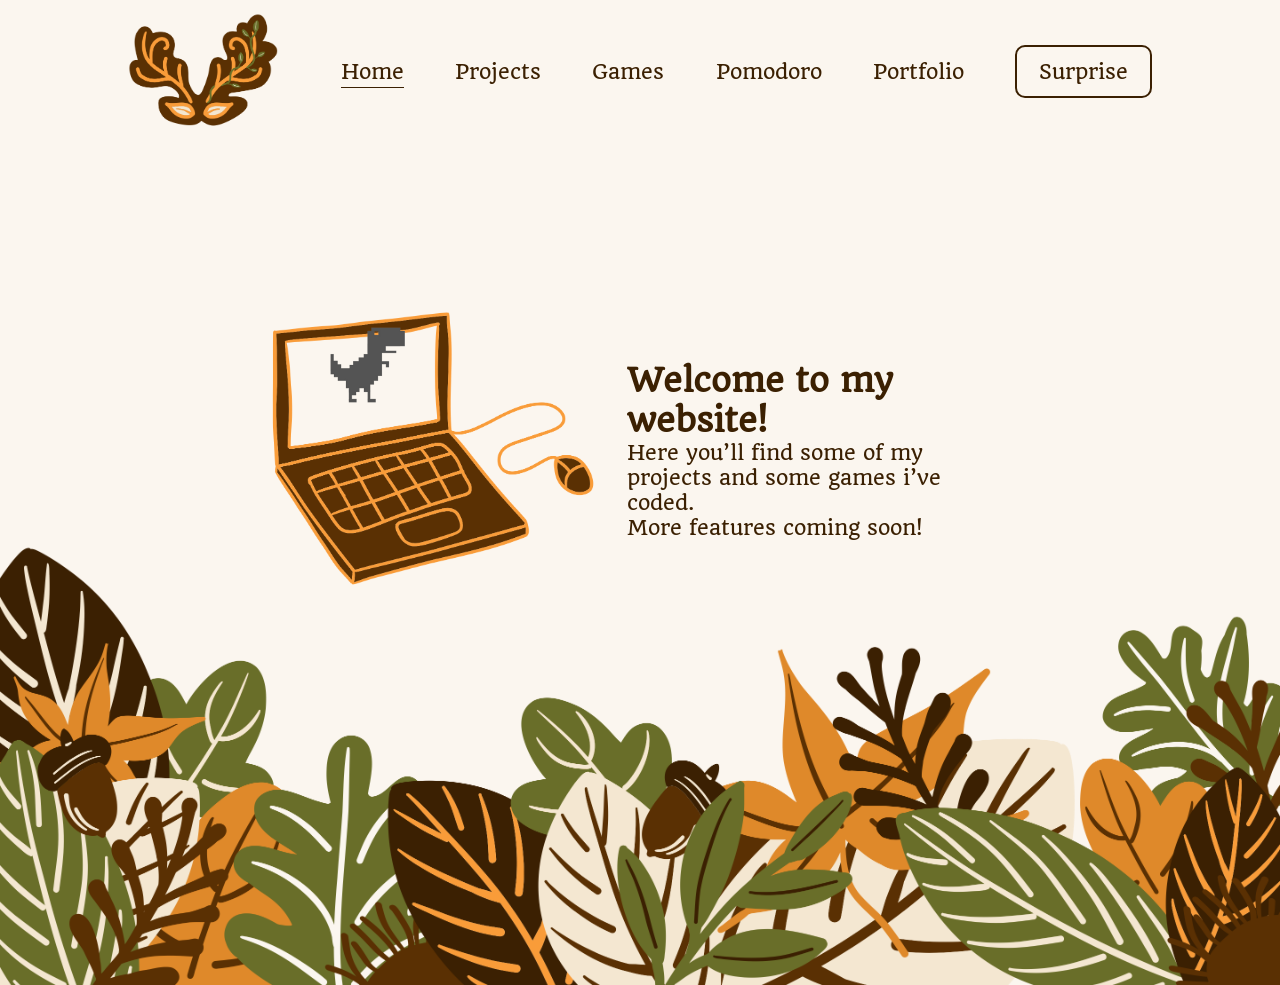
<file: index.html>
<!DOCTYPE html>
<html lang="en">
<head>
    <meta charset="UTF-8">
    <meta name="viewport" content="width=device-width, initial-scale=1.0">
    <title>Lea's Website</title>
    <link rel="stylesheet" href="style.css">
    <link rel="stylesheet" href="index.css">
    <link rel="stylesheet" href="https://cdnjs.cloudflare.com/ajax/libs/font-awesome/6.7.2/css/all.min.css">
    
</head>

<body>

    <div id="overlay" onclick="hideMenu()"></div>

    <div class="page">
    <h1 style= "font-size: 50px;"></h1> 
    <section class="header">
<nav>
    <a href="index.html"><img id="logo" src="images/Logo (1).png"></a>
    <audio id="leaves" src="audio/pwlpl-leaves-rustling-in-the-wind-428660.mp3" preload="auto"></audio>
    <div class="nav-links" id="navLinks">
        <i class="fa-regular fa-rectangle-xmark" style="color: rgb(59, 32, 20);" onClick="hideMenu()"></i>
        <ul>
            <li><a href="index.html" class="active">Home</a></li>
            <li><a href="projects.html">Projects</a></li>
            <li><a href="games.html">Games</a></li>
            <li><a href="pomodoro.html">Pomodoro</a></li>
            <li><a href="secret.html">Portfolio</a></li>
            <li><a href="https://www.youtube.com/watch?v=dQw4w9WgXcQ" class="button">Surprise</a></li>
        </ul>
    </div>
    <i class="fa-solid fa-bars" style="color: rgb(59, 32, 20);" onClick="showMenu()"></i>
</nav>
    </section>

    <div class="intro-box" id="introBox">
        <div id="computerbox">
            <img id="computer" src="images/Computer.png">
        </div>
        <div class="intro-text">
            <h1>Welcome to my website!</h1>
            <p>Here you’ll find some
            of my projects and some games i’ve coded.<br>More features coming soon!</p>
        </div>
    </div>
    <div class="dinoGame">
            <div id="dino"></div>
            <div id="cactus"></div>
        </div>
    <img id="pic" src="images/Website homepage (2).png">
    </div>
    <script src="index.js"></script>
    <script>
    var navLinks = document.getElementById("navLinks");
    var overlay = document.getElementById("overlay");
    const introBox = document.getElementById("introBox");
    const leaves = document.getElementById("leaves");
    const logo = document.getElementById("logo");


    function showMenu() {
        navLinks.style.right = "0";
        navLinks.style.pointerEvents = "auto";
        overlay.classList.add("active");
    }

    function hideMenu() {
        navLinks.style.right = "-100%";
        navLinks.style.pointerEvents = "none";
        overlay.classList.remove("active");
    }

    logo.addEventListener("mouseenter", () => {
        leaves.currentTime = 0;
        leaves.play();
    });

    </script>  

</body>

</html>
</file>
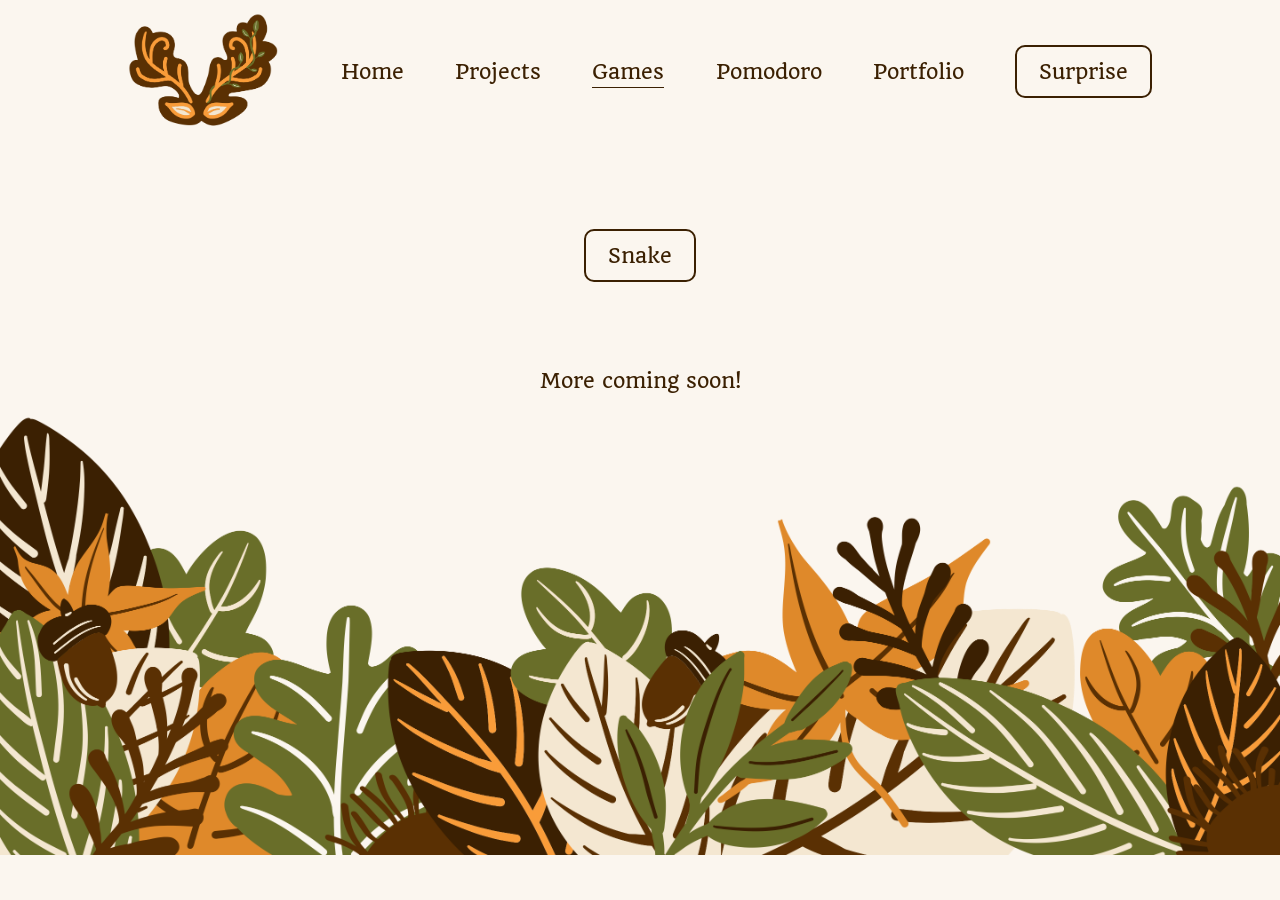
<file: games.html>
<!DOCTYPE html>
<html lang="en">
<head>
    <meta charset="UTF-8">
    <meta name="viewport" content="width=device-width, initial-scale=1.0">
    <title>Lea's Games</title>
    <link rel="stylesheet" href="style.css">
    <link rel="icon" type="image/png" href="images/Icon leaf.png">
    <link rel="stylesheet" href="https://cdnjs.cloudflare.com/ajax/libs/font-awesome/6.7.2/css/all.min.css">

</head>
<body>

    <div id="overlay" onclick="hideMenu()"></div>

    <section class="header">
<nav>
    <a href="index.html"><img src="images/Logo (1).png"></a>
    <div class="nav-links" id="navLinks">
        <i class="fa-regular fa-rectangle-xmark" style="color: rgb(59, 32, 20);" onClick="hideMenu()"></i>
        <ul>
            <li><a href="index.html">Home</a></li>
            <li><a href="projects.html">Projects</a></li>
            <li><a href="games.html" class="active">Games</a></li>
            <li><a href="pomodoro.html">Pomodoro</a></li>
            <li><a href="secret.html">Portfolio</a></li>
            <li><a href="https://www.youtube.com/watch?v=dQw4w9WgXcQ" class="button">Surprise</a></li>
        </ul>
    </div>
    <i class="fa-solid fa-bars" style="color: rgb(59, 32, 20);" onClick="showMenu()"></i>
</nav>
    </section>   
<div class="game-box">
    <div class="game-buttons">
        <a href="snake.html" class="button">Snake</a>
    </div>
    <p>More coming soon!</p>
</div>  
    <img id="pic-p" src="images/Website homepage (2).png">
    <script>
        var navLinks = document.getElementById("navLinks");
        var overlay = document.getElementById("overlay");

function showMenu() {
    navLinks.style.right = "0";
    navLinks.style.pointerEvents = "auto";
    overlay.classList.add("active");
}

function hideMenu() {
    navLinks.style.right = "-100%";
    navLinks.style.pointerEvents = "none";
    overlay.classList.remove("active");
}
    </script>  
</body>
</html>
</file>
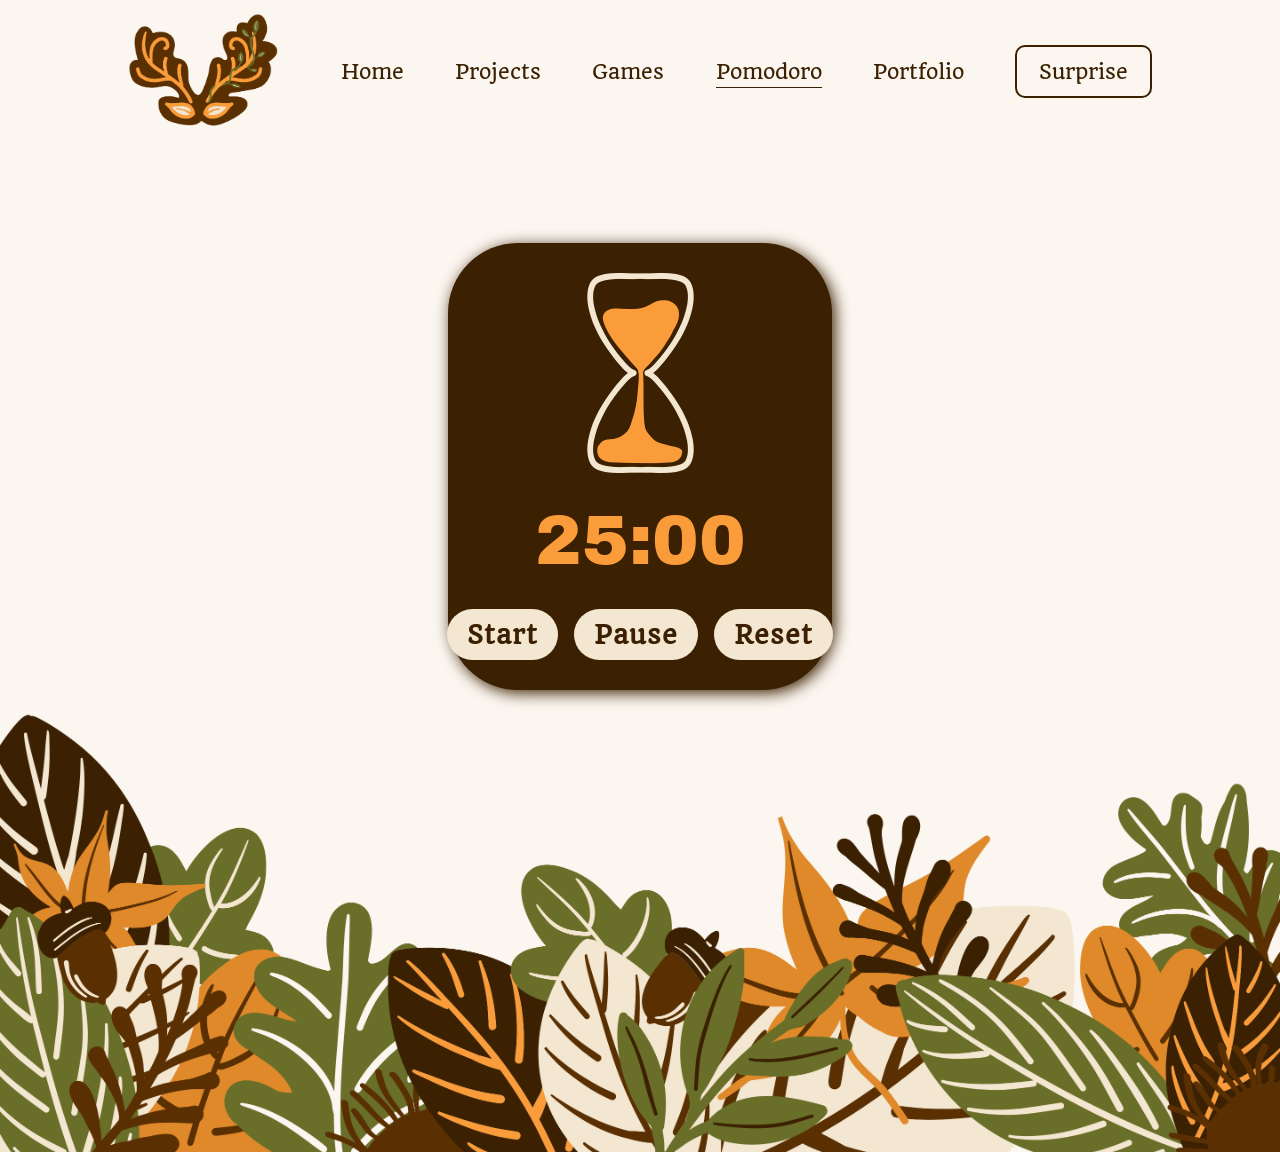
<file: pomodoro.html>
<!DOCTYPE html>
<html lang="en">
<head>
    <meta charset="UTF-8">
    <meta name="viewport" content="width=device-width, initial-scale=1.0">
    <title>Lea's Pomodoro</title>
    <link rel="stylesheet" href="style.css">
    <link rel="stylesheet" href="https://cdnjs.cloudflare.com/ajax/libs/font-awesome/6.7.2/css/all.min.css">

</head>
<body>

    <div id="overlay" onclick="hideMenu()"></div>

    <section class="header">
<nav>
    <a href="index.html"><img src="images/Logo (1).png"></a>
    <div class="nav-links" id="navLinks">
    <i class="fa-regular fa-rectangle-xmark" style="color: rgb(59, 32, 20);" onClick="hideMenu()"></i>
        <ul>
            <li><a href="index.html">Home</a></li>
            <li><a href="projects.html">Projects</a></li>
            <li><a href="games.html">Games</a></li>
            <li><a href="pomodoro.html" class="active">Pomodoro</a></li>
            <li><a href="secret.html">Portfolio</a></li>
            <li><a href="https://www.youtube.com/watch?v=dQw4w9WgXcQ" class="button">Surprise</a></li>
        </ul>
    </div>
    <i class="fa-solid fa-bars" style="color: rgb(59, 32, 20);" onClick="showMenu()"></i>
</nav>
    </section>
    <div class= "pomodoro-page">
        <div class="pomodoro-box">

            <img id="hourglass" src="images/Hourglasswhite.png">

            <p1 class="timer" id="timer">25:00</p1>

            <div class="buttons">
                <button id="start">Start</button>
                <button id="pause">Pause</button>
                <button id="reset">Reset</button>
            </div>
        </div>
    </div>
    <img id="pic-p" src="images/Website homepage (2).png">
    <audio>
        <source src="audio/completed-sound-effect.mp3" type="audio/mpeg">
    </audio>
    
    <script src="pomodoro.js"></script>

    <script>
        var navLinks = document.getElementById("navLinks");
        var overlay = document.getElementById("overlay");

function showMenu() {
    navLinks.style.right = "0";
    navLinks.style.pointerEvents = "auto";
    overlay.classList.add("active");
}

function hideMenu() {
    navLinks.style.right = "-100%";
    navLinks.style.pointerEvents = "none";
    overlay.classList.remove("active");
}
    </script> 
    
</body>
</html>
</file>
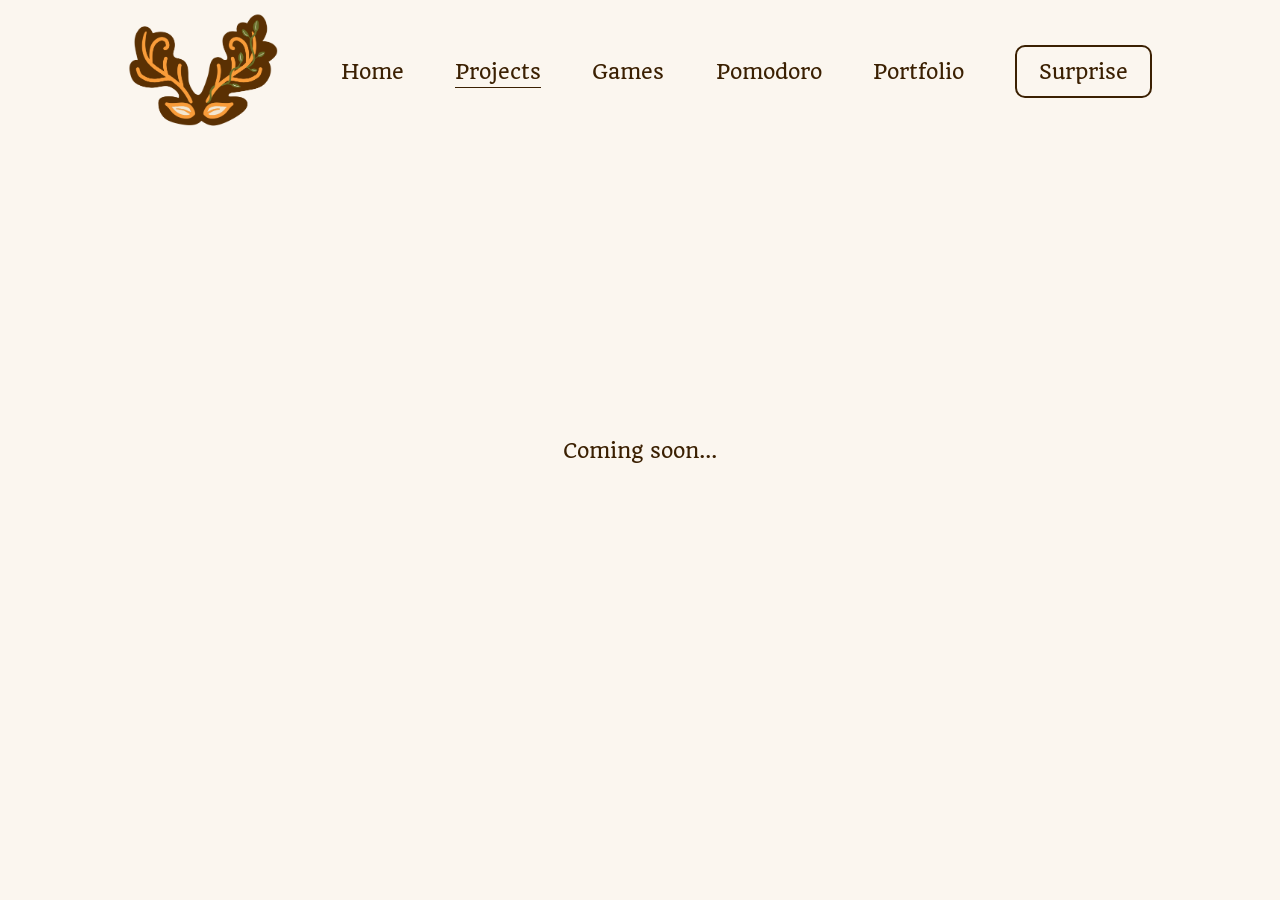
<file: projects.html>
<!DOCTYPE html>
<html lang="en">
<head>
    <meta charset="UTF-8">
    <meta name="viewport" content="width=device-width, initial-scale=1.0">
    <title>Lea's Projects</title>
    <link rel="stylesheet" href="style.css">
    <link rel="stylesheet" href="https://cdnjs.cloudflare.com/ajax/libs/font-awesome/6.7.2/css/all.min.css">

</head>
<body>

    <div id="overlay" onclick="hideMenu()"></div>

    <section class="header">
<nav>
    <a href="index.html"><img src="images/Logo (1).png"></a>
    <div class="nav-links" id="navLinks">
        <i class="fa-regular fa-rectangle-xmark" style="color: rgb(59, 32, 20);" onClick="hideMenu()"></i>
        <ul>
            <li><a href="index.html">Home</a></li>
            <li><a href="projects.html" class="active">Projects</a></li>
            <li><a href="games.html">Games</a></li>
            <li><a href="pomodoro.html">Pomodoro</a></li>
            <li><a href="secret.html">Portfolio</a></li>
            <li><a href="https://www.youtube.com/watch?v=dQw4w9WgXcQ" class="button">Surprise</a></li>
        </ul>
    </div>
    <i class="fa-solid fa-bars" style="color: rgb(59, 32, 20);" onClick="showMenu()"></i>
</nav>
    </section>
<div class="intro-box">
<p>Coming soon...</p>
</div>

    <script>
        var navLinks = document.getElementById("navLinks");
        var overlay = document.getElementById("overlay");

function showMenu() {
    navLinks.style.right = "0";
    navLinks.style.pointerEvents = "auto";
    overlay.classList.add("active");
}

function hideMenu() {
    navLinks.style.right = "-100%";
    navLinks.style.pointerEvents = "none";
    overlay.classList.remove("active");
}
    </script> 
    
</body>
</html>
</file>
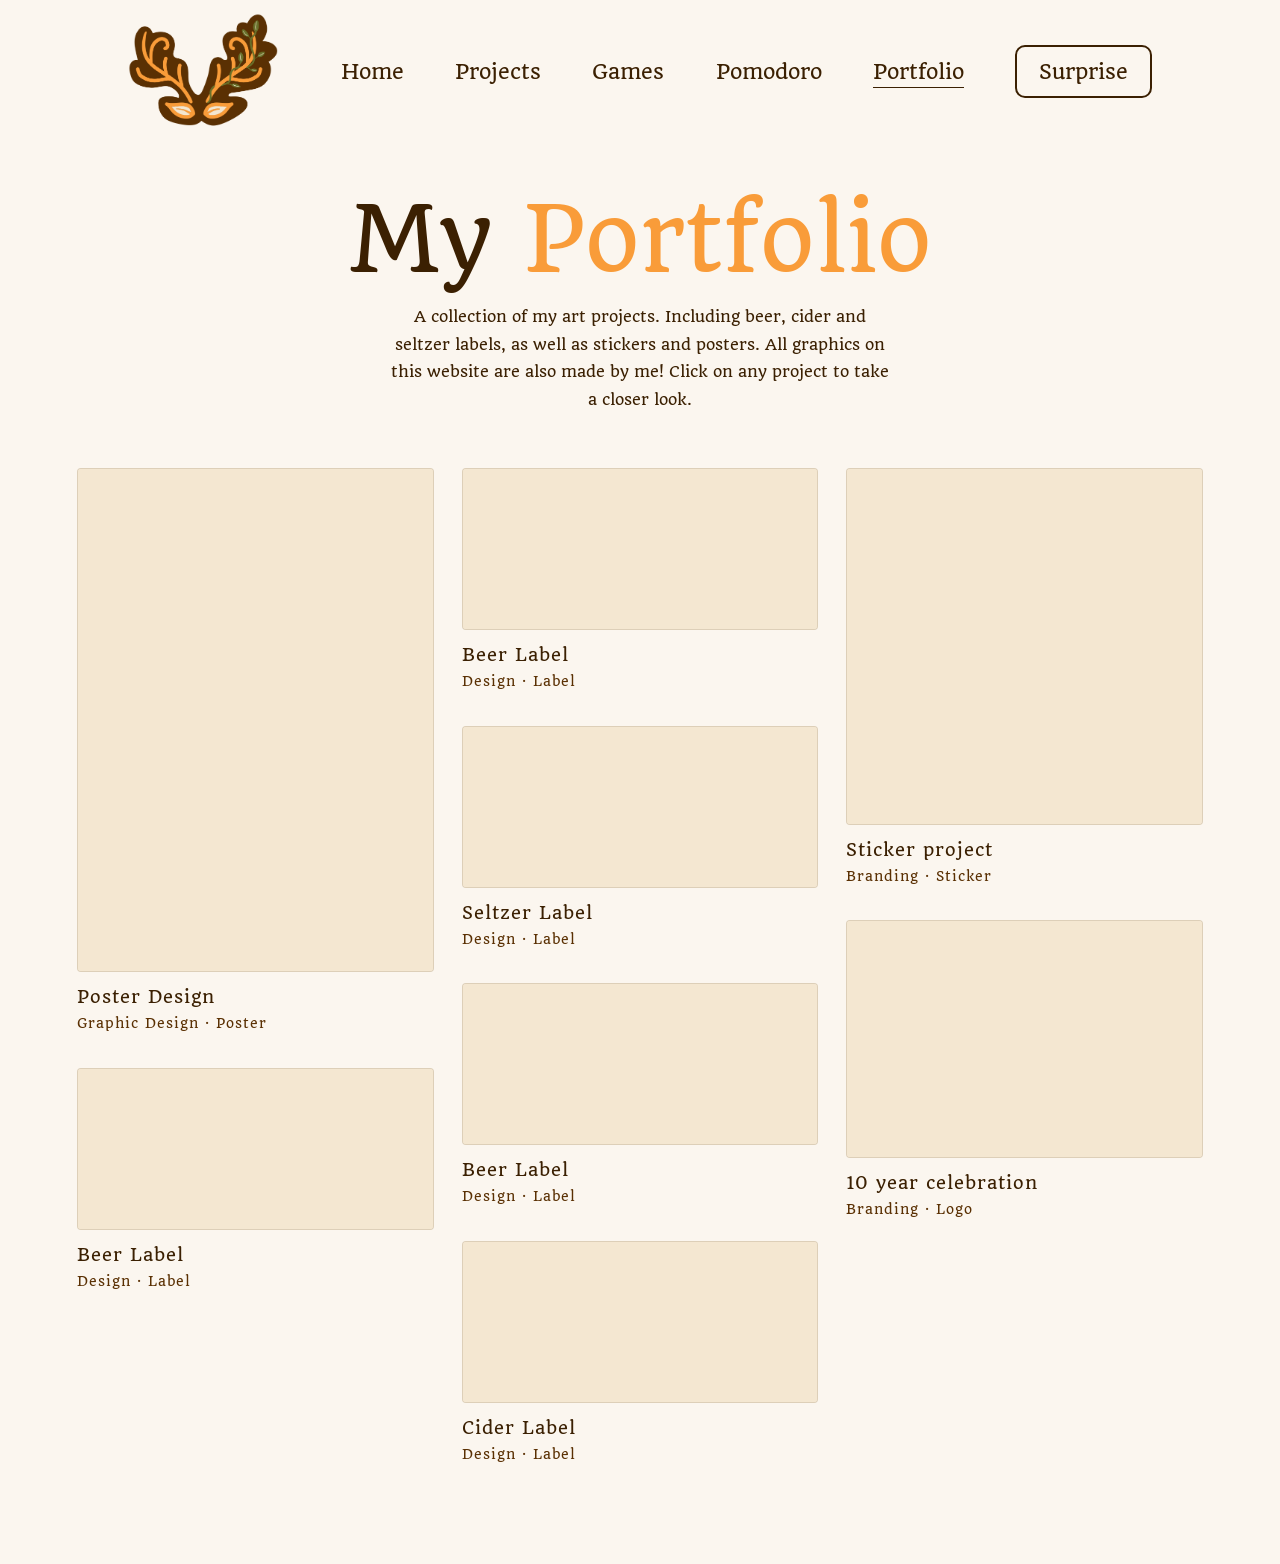
<file: secret.html>
<!DOCTYPE html>
<html lang="en">
<head>
    <meta charset="UTF-8">
    <meta name="viewport" content="width=device-width, initial-scale=1.0">
    <title>Lea's Designs</title>
    <link rel="stylesheet" href="style.css">
    <link rel="stylesheet" href="portfolio.css">
    <link rel="stylesheet" href="https://cdnjs.cloudflare.com/ajax/libs/font-awesome/6.7.2/css/all.min.css">
    <script src="portfolio.js" defer></script>
</head>
<body class="portfolio-page">
    <div id="overlay" onclick="hideMenu()"></div>

    <section class="header">
<nav>
    <a href="index.html"><img src="images/Logo (1).png"></a>
    <div class="nav-links" id="navLinks">
        <i class="fa-regular fa-rectangle-xmark" style="color: rgb(59, 32, 20);" onClick="hideMenu()"></i>
        <ul>
            <li><a href="index.html">Home</a></li>
            <li><a href="projects.html">Projects</a></li>
            <li><a href="games.html">Games</a></li>
            <li><a href="pomodoro.html">Pomodoro</a></li>
            <li><a href="secret.html" class="active">Portfolio</a></li>
            <li><a href="https://www.youtube.com/watch?v=dQw4w9WgXcQ" class="button">Surprise</a></li>
        </ul>
    </div>
    <i class="fa-solid fa-bars" style="color: rgb(59, 32, 20);" onClick="showMenu()"></i>
</nav>
    </section> 
    
    <main class="portfolio-main">
    <header class="portfolio-header">
      <h1>My <span>Portfolio</span></h1>
      <p class="portfolio-text">
        A collection of my art projects. Including beer, cider and seltzer labels, as well as stickers and posters.
        All graphics on this website are also made by me!  
        Click on any project to take a closer look.
      </p>
    </header>

    <section class="portfolio-gallery" aria-label="Design portfolio">

      <button class="portfolio-card" type="button"
        data-pdf="portfolio\Løp.pdf"
        data-title="Poster Design">
        <div class="portfolio-preview preview-A3">
          <iframe src="portfolio\Løp.pdf#toolbar=0&navpanes=0&view=FitH"
            title="Preview of Poster Design"
            loading="lazy" tabindex="-1"
            aria-hidden="true"></iframe>
          <span class="portfolio-view">View project</span>
        </div>
        <div class="portfolio-card-info">
          <h2>Poster Design</h2>
          <p>Graphic Design · Poster</p>
        </div>
      </button>

      <button class="portfolio-card" type="button"
        data-pdf="portfolio/Røyk_jævel.pdf"
        data-title="Beer label">
        <div class="portfolio-preview preview-wide">
          <iframe src="portfolio/Røyk_jævel.pdf#toolbar=0&navpanes=0&view=FitH"
            title="Preview of Beer label."
            loading="lazy" tabindex="-1"
            aria-hidden="true"></iframe>
          <span class="portfolio-view">View project</span>
        </div>
        <div class="portfolio-card-info">
          <h2>Beer Label</h2>
          <p>Design · Label</p>
        </div>
      </button>

        <button class="portfolio-card" type="button"
        data-pdf="portfolio/Humlemjød.pdf"
        data-title="Beer label">
        <div class="portfolio-preview preview-wide">
          <iframe src="portfolio/Humlemjød.pdf#toolbar=0&navpanes=0&view=FitH"
            title="Preview of Beer label."
            loading="lazy" tabindex="-1"
            aria-hidden="true"></iframe>
          <span class="portfolio-view">View project</span>
        </div>
        <div class="portfolio-card-info">
          <h2>Beer Label</h2>
          <p>Design · Label</p>
        </div>
      </button>

        <button class="portfolio-card" type="button"
        data-pdf="portfolio/Krokodille.pdf"
        data-title="Beer label">
        <div class="portfolio-preview preview-wide">
          <iframe src="portfolio/Krokodille.pdf#toolbar=0&navpanes=0&view=FitH"
            title="Preview of Seltzer label."
            loading="lazy" tabindex="-1"
            aria-hidden="true"></iframe>
          <span class="portfolio-view">View project</span>
        </div>
        <div class="portfolio-card-info">
          <h2>Seltzer Label</h2>
          <p>Design · Label</p>
        </div>
      </button>

        <button class="portfolio-card" type="button"
        data-pdf="portfolio/Neipa.pdf"
        data-title="Beer label">
        <div class="portfolio-preview preview-wide">
          <iframe src="portfolio/Neipa.pdf#toolbar=0&navpanes=0&view=FitH"
            title="Preview of Beer label."
            loading="lazy" tabindex="-1"
            aria-hidden="true"></iframe>
          <span class="portfolio-view">View project</span>
        </div>
        <div class="portfolio-card-info">
          <h2>Beer Label</h2>
          <p>Design · Label</p>
        </div>
      </button>

        <button class="portfolio-card" type="button"
        data-pdf="portfolio/Sommercider.pdf"
        data-title="Cider label">
        <div class="portfolio-preview preview-wide">
          <iframe src="portfolio/Sommercider.pdf#toolbar=0&navpanes=0&view=FitH"
            title="Preview of Cider label."
            loading="lazy" tabindex="-1"
            aria-hidden="true"></iframe>
          <span class="portfolio-view">View project</span>
        </div>
        <div class="portfolio-card-info">
          <h2>Cider Label</h2>
          <p>Design · Label</p>
        </div>
      </button>

      <button class="portfolio-card" type="button"
        data-pdf="portfolio/Marinor.pdf"
        data-title="Branding Project">
        <div class="portfolio-preview preview-square">
          <iframe src="portfolio/Marinor.pdf#toolbar=0&navpanes=0&view=FitH"
            title="Preview of Branding Project"
            loading="lazy" tabindex="-1"
            aria-hidden="true"></iframe>
          <span class="portfolio-view">View project</span>
        </div>
        <div class="portfolio-card-info">
          <h2>Sticker project</h2>
          <p>Branding · Sticker</p>
        </div>
      </button>

      <button class="portfolio-card" type="button"
        data-pdf="portfolio/Jubileum.pdf"
        data-title="Branding Project">
        <div class="portfolio-preview preview-jub">
          <iframe src="portfolio/Jubileum.pdf#toolbar=0&navpanes=0&view=FitH"
            title="Preview of Branding Project"
            loading="lazy" tabindex="-1"
            aria-hidden="true"></iframe>
          <span class="portfolio-view">View project</span>
        </div>
        <div class="portfolio-card-info">
          <h2>10 year celebration</h2>
          <p>Branding · Logo</p>
        </div>
      </button>

    </section>
  </main>

  <!-- PDF preview -->
  <div class="pdf-modal" id="pdfModal"
    role="dialog" aria-modal="true"
    aria-labelledby="modalTitle" aria-hidden="true">

    <div class="pdf-modal-panel">
      <div class="pdf-modal-header">
        <div>
          <h2 id="modalTitle">Project title</h2>
        </div>

        <button class="modal-close" id="modalClose"
          type="button" aria-label="Close preview">
          &times;
        </button>
      </div>

      <p class="modal-description" id="modalDescription"></p>

      <div class="pdf-modal-viewer">
        <iframe id="modalPdf" title="PDF project preview"></iframe>
      </div>

      <div class="pdf-modal-footer">
        <a id="openPdf" href="#" target="_blank"
          rel="noopener noreferrer">
        </a>
      </div>
    </div>
  </div>

 
    <script>
        var navLinks = document.getElementById("navLinks");
        var overlay = document.getElementById("overlay");

function showMenu() {
    navLinks.style.right = "0";
    navLinks.style.pointerEvents = "auto";
    overlay.classList.add("active");
}

function hideMenu() {
    navLinks.style.right = "-100%";
    navLinks.style.pointerEvents = "none";
    overlay.classList.remove("active");
}
    </script> 
</body>
</html>
</file>
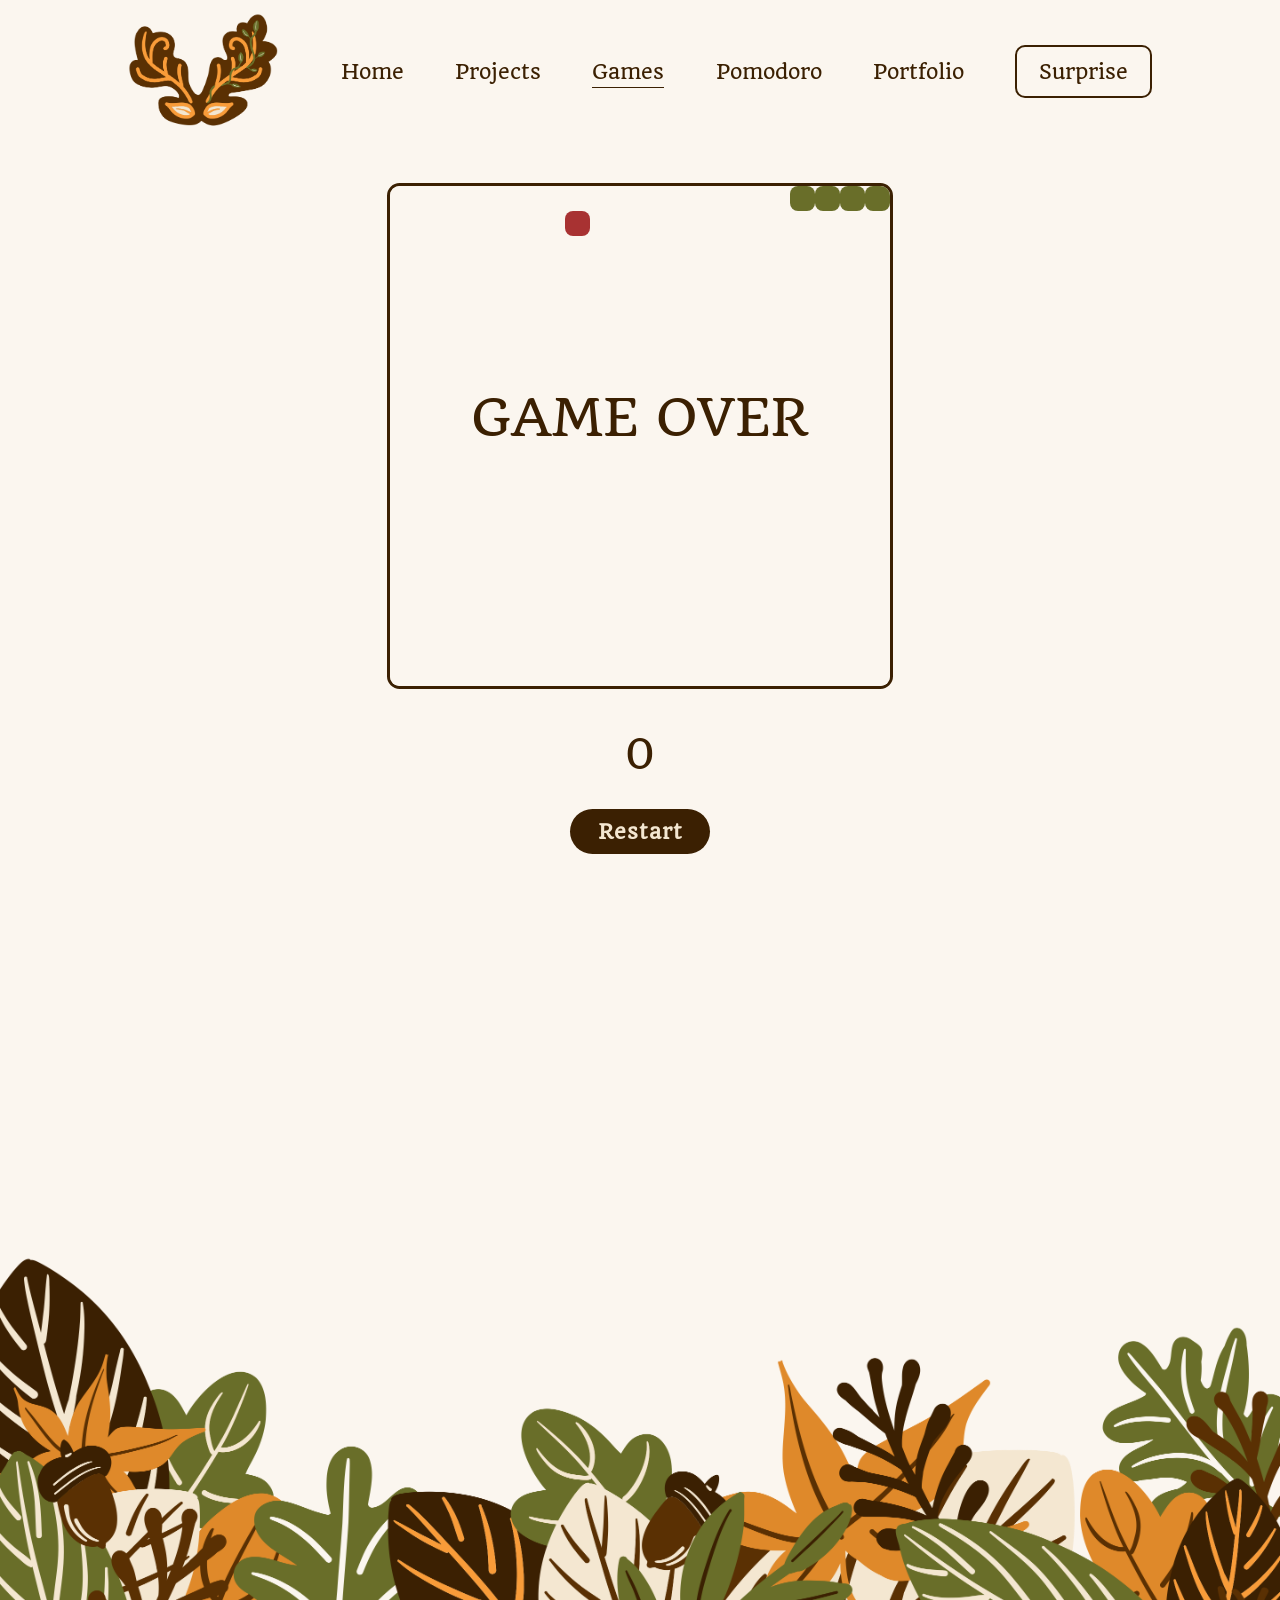
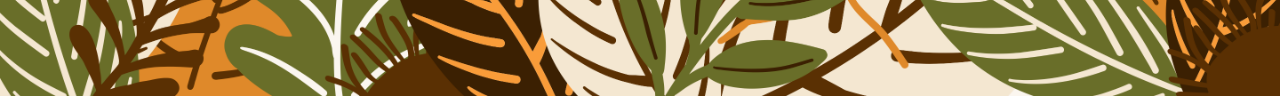
<file: snake.html>
<!DOCTYPE html>
<html lang="en">
<head>
    <meta charset="UTF-8">
    <meta name="viewport" content="width=device-width, initial-scale=1.0">
    <title>Lea's website</title>
    <link rel="stylesheet" href="style.css">
    <link rel="stylesheet" href="snake.css">
    <link rel="icon" type="image/png" href="images/Icon leaf.png">
    <link rel="stylesheet" href="https://cdnjs.cloudflare.com/ajax/libs/font-awesome/6.7.2/css/all.min.css">

</head>
<body>

    <div id="overlay" onclick="hideMenu()"></div>

    <section class="header">
<nav>
    <a href="index.html"><img src="images/Logo (1).png"></a>
    <div class="nav-links" id="navLinks">
        <i class="fa-regular fa-rectangle-xmark" style="color: rgb(59, 32, 20);" onClick="hideMenu()"></i>
        <ul>
            <li><a href="index.html">Home</a></li>
            <li><a href="projects.html">Projects</a></li>
            <li><a href="games.html" class="active">Games</a></li>
            <li><a href="pomodoro.html">Pomodoro</a></li>
            <li><a href="secret.html">Portfolio</a></li>
            <li><a href="https://www.youtube.com/watch?v=dQw4w9WgXcQ" class="button">Surprise</a></li>
        </ul>
    </div>
    <i class="fa-solid fa-bars" style="color: rgb(59, 32, 20);" onClick="showMenu()"></i>
</nav>
    </section>

<div id="snakeBox">
    <canvas id="snakeBoard" width="500" height="500"></canvas>
    <div id="scoreTxt">0</div>
    <button id="resetSnake">Restart</button>
</div>

<img id="pic" src="images/Website homepage (2).png">

<script>
    var navLinks = document.getElementById("navLinks");
    var overlay = document.getElementById("overlay");

function showMenu() {
    navLinks.style.right = "0";
    navLinks.style.pointerEvents = "auto";
    overlay.classList.add("active");
}

function hideMenu() {
    navLinks.style.right = "-100%";
    navLinks.style.pointerEvents = "none";
    overlay.classList.remove("active");
}
</script> 
<script src="snake.js"></script> 
</body>
</html>
</file>
<file: style.css>
@import url('https://fonts.googleapis.com/css2?family=Archivo+Black&family=Monofett&family=Quando&display=swap');

:root {
    --base-color: #fbf6ef;
    --primary-color: #3b2002;
    --secondary-color: #5a3003;
    --tertiary-color: #f99c39;
    --lighter-color: #f4e7d1;
    --green-color: #696e29;
    --font-family-primary: 'Quando', serif;
    --font-family-secondary: 'Monofett', serif;
}

*{
    margin:0;
    padding:0;
    font-family: 'Quando', serif;
}

*,
*::before,
*::after {
    box-sizing:border-box;
}

html {
    width: 100%;
}

body {
    width:100%;
    min-width:0;
    background-color: var(--base-color);
    margin: 0;
}

h1 {
    color: var(--primary-color);
    font-size: 32px;
}

p {
    color: var(--primary-color);
    font-size: 20px;
}

p1 {
    color: var(--tertiary-color);
    font-size: 20px;
}

nav{
    display:flex;
    padding: 1% 10%;
    justify-content:space-evenly;
    align-items:center;
    flex-wrap:wrap;
    gap:30px;
}

li:hover {
    transform: translateY(-5px);
}

nav img{
    width:150px;
}

#logo:hover {
    animation: logo-wiggle 0.4s ease-in-out;
}

@keyframes logo-wiggle {
    0%   { transform: rotate(0deg); }
    25%  { transform: rotate(-5deg); }
    50%  { transform: rotate(5deg); }
    75%  { transform: rotate(-3deg); }
    100% { transform: rotate(0deg); }
}

.nav-links{
    flex:1;
    text-align:right;
}

.nav-links ul{
    display: flex;
    justify-content: flex-end;
    align-items: center;
    flex-wrap: wrap;
    gap: clamp(10px, 4vw, 60px);
}

.nav-links ul li{
    list-style:none;
    display:inline-block;
    width: auto;
    text-align:center;
}

.nav-links ul li a{
    color: var(--primary-color);
    text-decoration:none;
    font-family: 'Quando', serif;
    font-size: 20px;
    white-space:normal;
}

.nav-links ul li a.active {
    color: var(--primary-color);
    position: relative;
}

.nav-links ul li a.active::after {
    content: "";
    position: absolute;
    left: 0;
    bottom: -4px;
    width: 100%;
    height: 1px;
    background: var(--primary-color);
}

.intro-box{
    width:60%;
    max-width:1100px;

    position:absolute;
    top:50%;
    left:50%;
    transform: translate(-50%,-50%);

    display:flex;
    justify-content:space-evenly;
    align-items:center;
    gap:20px;
}

.intro-text{
    width:50%;
    text-align:left;
    min-width: 0;
    overflow-wrap: break-word;
}

.intro-box.slide-out {
    transform: translate(-180%,-50%);
}


a.button {
    padding: 12px 22px;
    font-family: 'Quando', serif;

    border: 2px solid var(--primary-color);
    border-radius: 10px;
    font-size: 20px;

    background-color: transparent;
    text-decoration: none;
    color: var(--primary-color);
}

a.button:hover {
    background-color: var(--primary-color);
    color: var(--base-color);
}

.pomodoro-page {
    margin-top: 100px;
}
.pomodoro-box {
    align-items: center;
    display: flex;
    flex-direction: column;
    justify-content: center;

    width: 30%;
    margin: 0 auto;

    gap: 30px;
    background-color:var(--primary-color);
    border-radius: 70px;
    padding: 30px;
    box-shadow: 3px 3px 15px var(--primary-color);
}

.buttons {
    display: flex;
    gap: 1em;
}

.game-box {
    display: flex;
    flex-direction: column;
    gap: 100px;
    align-items: center;
    padding-top: 100px;
}

.timer {
    font-size: 70px;
    font-family: 'Archivo Black', serif;
}

button {
    font-family: 'Quando', serif;
    font-size: 25px;
    font-weight: bold;
    padding: 10px 20px;
    border-radius: 40px;
    letter-spacing: 1px;
    border: none;
    background-color: var(--lighter-color);
    color: var(--primary-color);
    cursor: pointer;
}

button:hover {
    transform: translateY(-5px);
}

#hourglass {
    width: 125px;
}

#pic {
    display: block;
    width: 100%;
    height: auto;
    margin-top: 400px; 
}

#pic-p {
    display: block;
    width: 100%;
    height: auto;
    margin-top: 20px;
}

#computerbox {
    position: relative;
    display: inline-block;
}

#computer {
    width:326px;
}

nav .fa-regular {
    display: none;
}

nav .fa-solid {
    display: none;
}


@media (max-width: 700px) {

    .page {
    min-height: 100vh;
    display: flex;
    flex-direction: column;
    }

    .intro-box {
        flex-direction: column;
        width: 90%;
        margin-top: 80px;
        gap:20px;
    }

    .intro-text {
        width: 100%;
        text-align: center;
    }

    #computer {
        width: 180px;
        margin-top: 20px;
    }

    #dino {
        width: 45px;
        top: 35%;
        left: 30%;
    }

    #pic {
    width: 100%;
    object-fit: cover;      
    object-position: center;
    display: block;
    margin-top: 600px;
    height: 250px;
    }

    #pic-p {
    width: 100%;
    object-fit: cover;      
    object-position: center;
    display: block;
    margin-top: 600px;
    height: 250px;  
    }

    html, body {
    overflow-x: hidden;
    }

    #overlay {
        position: fixed;
        inset: 0;
        background: rgba(0, 0, 0, 0.5);
        z-index: 1;
        opacity: 0;
        visibility: hidden;
        transition: opacity 0.4s ease;
    }

    #overlay.active {
        opacity: 1;
        visibility: visible;
    }

    .nav-links {
        z-index: 20;
    }

    .nav-links ul li {
        display: block;
        margin: 30px 0;
    }

    .nav-links {
        position: fixed;
        height: 100vh;
        width: 190px;
        background: var(--base-color);
        top: 0;
        right: -100%;
        text-align: left;
        z-index: 2;
        transition: 1s;
    }

    nav .fa-regular {
        display: block;
        margin: 10px;
        font-size: 30px;
        cursor: pointer;
    }

    nav .fa-solid {
        display: block;
        margin: 10px;
        margin-left: 130px;
        font-size: 30px;
        cursor: pointer;
    }

    .nav-links ul {
        padding: 10px;
    }

    .pomodoro-box {
        align-items: center;
        display: flex;
        flex-direction: column;
        justify-content: center;


        width: 70%;
        margin: 0 auto;

        gap: 30px;
        color: var(--primary-color);
        background-color: var(--primary-color);
        border-radius: 70px;
        padding-top: 30px;
        box-shadow: 3px 3px 15px var(--primary-color);
    } 

    .timer {
        font-size: 40px;
        font-family: 'Archivo Black', serif;
    }

    button {
        font-family: 'Quando', serif;
        font-size: 14px;
        font-weight: bold;
        padding: 10px 20px;
        border-radius: 40px;
        letter-spacing: 1px;
        border: none;
        background-color: var(--lighter-color);
        color: var(--primary-color);
        cursor: pointer;
    }

    #hourglass {
        width: 80px;
    }

    /*Snake game*/

    #snakeBoard {
    border : 3px solid var(--primary-color);
    width: 300px;
    height: 300px;
    }

}
</file>
<file: index.css>
.dinoGame {
    width:55%;
    height:25%;
    margin: auto;
    position:absolute;
    top:35%;
    left: 50%;
    transform: translate(-50%, -50%);
}

@keyframes jump {
    0% {
        top:125px;
    }
    30%{
        top:100px;
    }
    50% {
        top:75px;
    }
    80%{
        top:100px;
    }
    100% {
        top:125px;
    }
}

#dino.jump {
    animation: jump 0.3s linear;
}

#dino {
    width:75px;
    height:75px;
    background-image: url(images/dino\ game.png);
    background-size: 75px 75px;
    position:absolute;
    top:125px;
    left:6%;
}
</file>
<file: portfolio.css>
.portfolio-page {
  --portfolio-cream: var(--base-color, #fbf6ef);
  --portfolio-brown: var(--primary-color, #3b2002);
  --portfolio-brown-light: var(--secondary-color, #5a3003);
  --portfolio-orange: var(--orange-color, #f99c39);
  --portfolio-light: var(--light-cream, #f4e7d1);

  background: var(--portfolio-cream);
  color: var(--portfolio-brown);
  min-height: 100vh;
}

.portfolio-main {
  width: min(1200px, 88%);
  margin: 0 auto;
  padding: 50px 0 100px;
}

.portfolio-header {
  max-width: 680px;
  margin: 0 auto 55px;
  text-align: center;
}

.portfolio-header h1 {
  margin: 0 0 18px;
  font-size: clamp(2.6rem, 7vw, 5.5rem);
  line-height: 1.05;
  font-weight: normal;
}

.portfolio-header h1 span {
  color: var(--portfolio-orange);
}

.portfolio-text {
  max-width: 500px;
  margin: 0 auto;
  line-height: 1.8;
  font-size: 0.95rem;
}

.portfolio-gallery {
  columns: 3 260px;
  column-gap: 28px;
}

.portfolio-card {
  display: block;
  width: 100%;
  margin: 0 0 34px;
  padding: 0;
  break-inside: avoid;
  border: 0;
  border-radius: 4px;
  background: transparent;
  color: inherit;
  text-align: left;
  font: inherit;
  cursor: pointer;
}

.portfolio-preview {
  position: relative;
  overflow: hidden;
  width: 100%;
  border: 1px solid rgb(59 32 2 / 12%);
  border-radius: 4px;
  background: var(--portfolio-light);
  isolation: isolate;
}

.preview-A3 {
  aspect-ratio: 1 /sqrt(2);
}

.preview-wide {
  aspect-ratio: 2.2 / 1;
}

.preview-square {
  aspect-ratio: 1 / 1;
}

.preview-jub {
  aspect-ratio: 2.7 / 1.8;
}

.portfolio-preview iframe {
  display: block;
  width: 100%;
  height: 100%;
  border: 0;
  pointer-events: none;
  background: var(--portfolio-light);
}

.portfolio-view {
  position: absolute;
  inset: auto 12px 12px 12px;
  z-index: 2;
  padding: 12px 14px;
  border-radius: 3px;
  background: var(--portfolio-brown);
  color: var(--portfolio-cream);
  text-align: center;
  opacity: 0;
  transform: translateY(6px);
  transition: opacity 0.4s ease, transform 0.4s ease;
}

.portfolio-card:hover .portfolio-view,
.portfolio-card:focus-visible .portfolio-view {
  opacity: 1;
  transform: translateY(0);
}

.portfolio-card:focus-visible {
  outline: 3px solid var(--portfolio-orange);
  outline-offset: 5px;
}

.portfolio-card-info {
  padding-top: 14px;
}

.portfolio-card-info h2 {
  margin: 0 0 6px;
  font-size: 1.05rem;
  font-weight: normal;
}

.portfolio-card-info p {
  color: var(--portfolio-brown-light);
  font-size: 0.8rem;
  line-height: 1.6;
}

.portfolio-card:hover .portfolio-card-info h2 {
  color: var(--portfolio-brown-light);
}

/* PDF preview */

.pdf-modal {
  position: fixed;
  inset: 0;
  z-index: 1000;
  display: flex;
  align-items: center;
  justify-content: center;
  padding: 24px;
  background: rgb(30 19 8 / 75%);
  opacity: 0;
  visibility: hidden;
  pointer-events: none;
  transition: opacity 0.2s ease, visibility 0.2s ease;
}

.pdf-modal.is-open {
  opacity: 1;
  visibility: visible;
  pointer-events: auto;
}


.pdf-modal-panel {
  display: flex;
  flex-direction: column;

  width: fit-content;
  width: min(1100px, 96vw);
  height: auto;
  max-height: 94vh;

  padding: 20px;
  border-radius: 6px;
  background: var(--portfolio-cream);
  color: var(--portfolio-brown);
  box-shadow: 0 20px 60px rgb(0 0 0 / 25%);
  overflow: hidden;
}

.pdf-modal-viewer {
  width: 100%;
  height: min(70vh, 750px);
  min-height: 250px;
  flex: 0 1 auto;
  overflow: hidden;
  background: white;
}

.pdf-modal-viewer iframe {
  display: block;
  width: 100%;
  height: 100%;
  border: 0;
}


.pdf-modal.is-open .pdf-modal-panel {
  transform: translateY(0);
}

.pdf-modal-header {
  display: flex;
  align-items: flex-start;
  justify-content: space-between;
  gap: 20px;
}

.pdf-modal-header h2 {
  font-size: clamp(1.3rem, 3vw, 2rem);
  font-weight: normal;
}

.modal-close {
  flex: 0 0 auto;
  width: 42px;
  height: 42px;

  display: flex;
  justify-content: center;
  align-items: center;

  border: 1px solid var(--portfolio-brown);
  border-radius: 50%;
  background: transparent;
  color: var(--portfolio-brown);
  font: inherit;
  font-size: 42px;

  line-height: 1;
  cursor: pointer;
}

.modal-close:hover {
  background: var(--portfolio-brown);
  color: var(--portfolio-cream);
}

.pdf-modal-footer {
  padding-top: 16px;
  text-align: right;
}

.pdf-modal-footer a {
  color: var(--portfolio-brown);
  text-decoration-color: var(--portfolio-orange);
  text-underline-offset: 4px;
}

.pdf-modal-footer a:hover {
  color: var(--portfolio-brown-light);
}

@media (max-width: 700px) {

  .portfolio-main {
    width: 90%;
    padding-top: 35px;
  }

  .portfolio-header {
    margin-bottom: 35px;
  }

  .portfolio-gallery {
    columns: 2 140px;
    column-gap: 14px;
  }

  .portfolio-card {
    margin-bottom: 24px;
  }

  .portfolio-card-info h2 {
    font-size: 0.95rem;
  }

  .pdf-modal {
    padding: 10px;
  }

  .pdf-modal-panel {
    max-height: 96vh;
  }

  .pdf-modal-viewer {
    height: 65vh;
  }
}

@media (prefers-reduced-motion: reduce) {
  .portfolio-page *,
  .portfolio-page *::before,
  .portfolio-page *::after {
    transition-duration: 0.01ms !important;
    animation-duration: 0.01ms !important;
  }
}
</file>
<file: snake.css>
#snakeBox {
    display: flex;
    flex-direction: column;
    text-align: center;
    gap: 30px;
    margin-top: 40px;
}

#snakeBoard {
    border : 3px solid var(--primary-color);
    width: fit-content;
    margin: 0 auto;
    border-radius: 2.5%;
}

#scoreTxt {
    font-family: 'Quando', serif;
    font-size: 40px;
    color: var(--primary-color);
    margin-top: 10px;
}

#resetSnake {
    font-family: 'Quando', serif;
    font-size: 20px;
    border-radius: 30px;
    letter-spacing: 1px;
    background-color: var(--primary-color);
    color: var(--lighter-color);
    cursor: pointer;
    width:140px;
    align-self: center;
}
</file>
